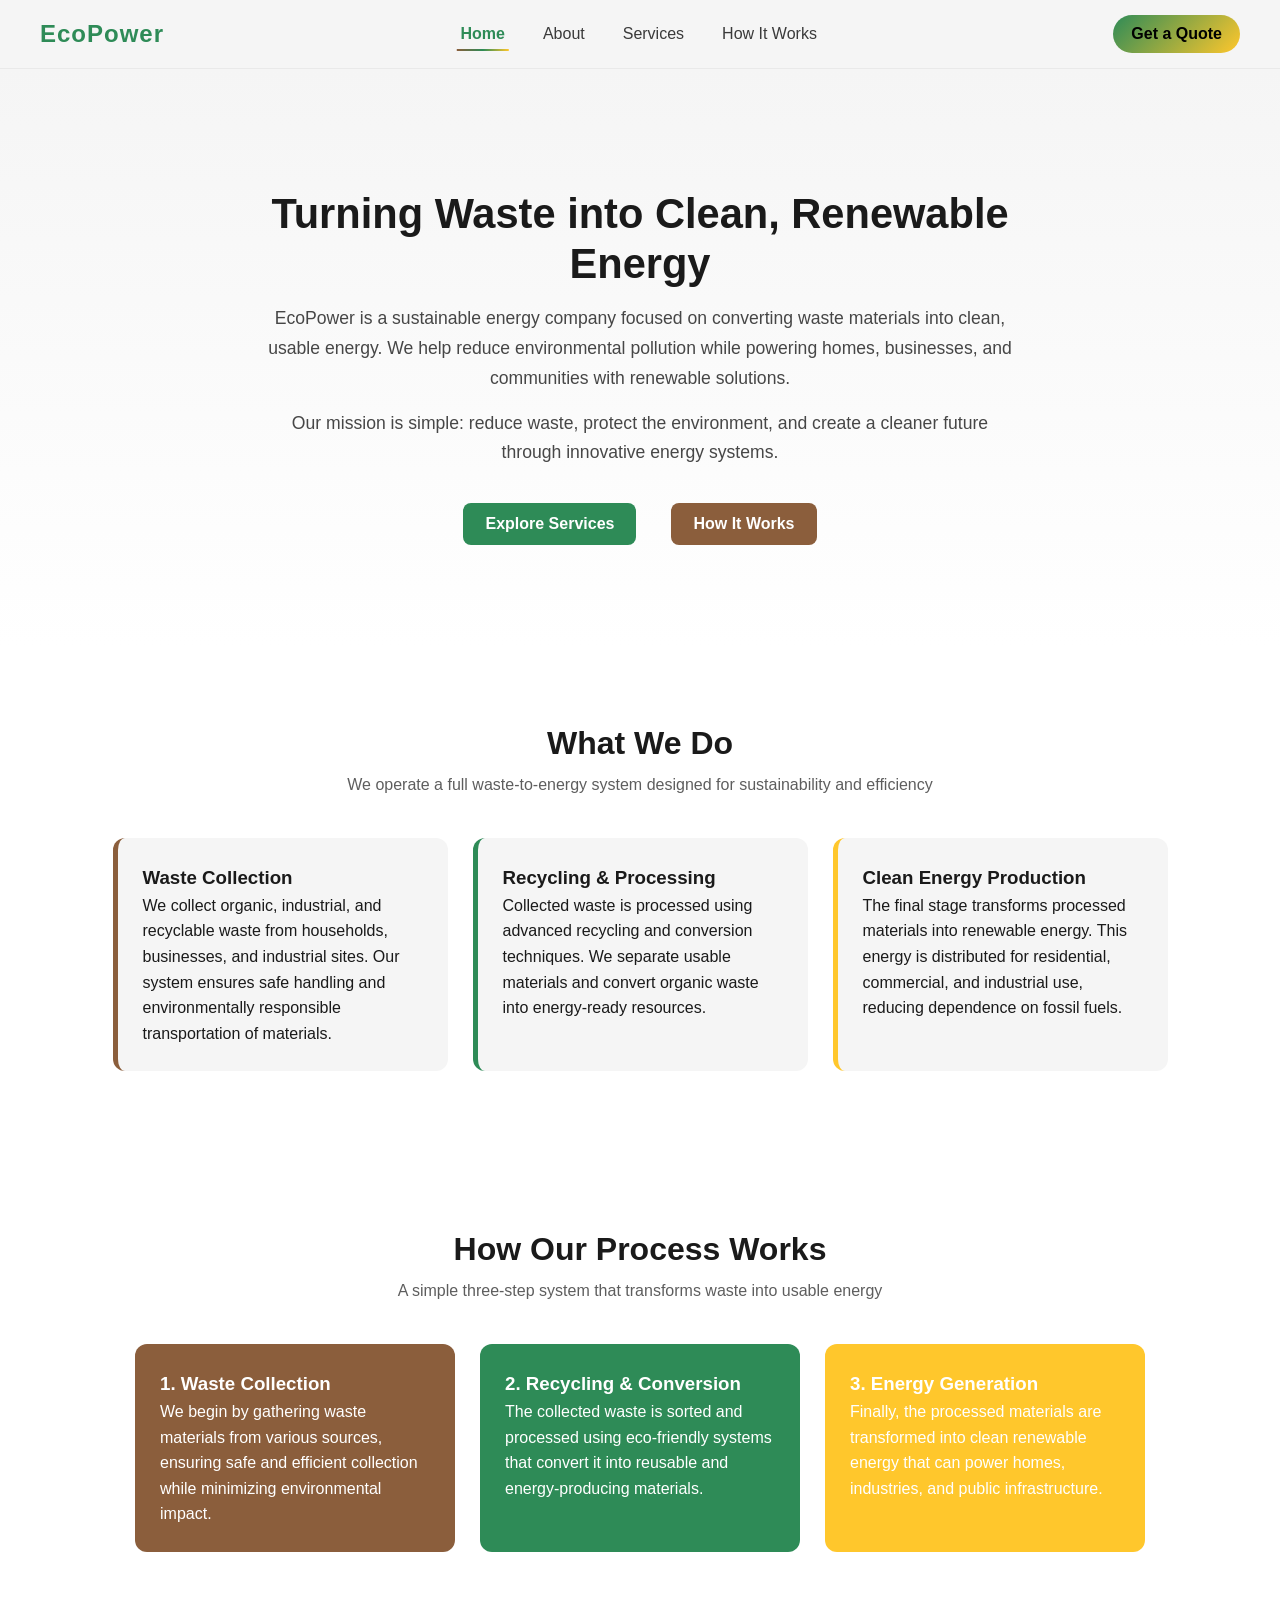
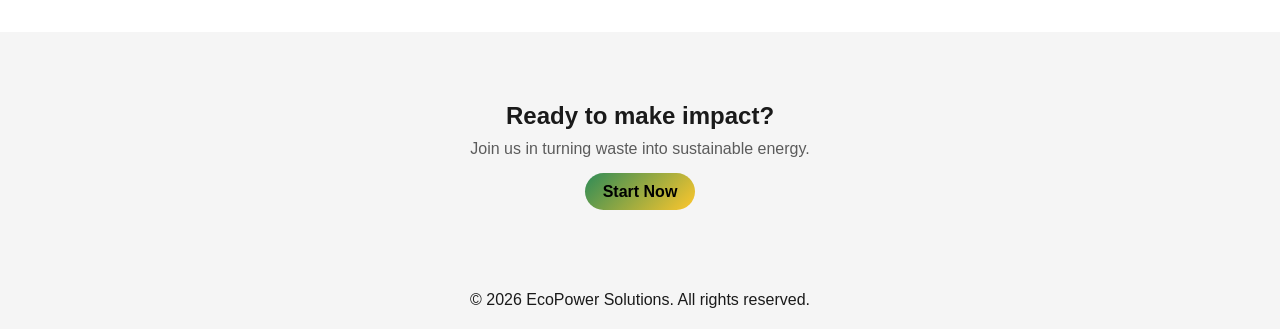
<file: index.html>
<!DOCTYPE html>
<html lang="en">
<head>
    <meta charset="UTF-8">
    <meta name="viewport" content="width=device-width, initial-scale=1.0">
    <meta name="description" content="EcoPower converts waste into clean, renewable energy — reducing pollution while powering homes, businesses, and communities.">
    <title>EcoPower - Turning Waste into Clean Energy</title>
    <link rel="stylesheet" href="style.css">
</head>

<body>

<!-- 🔝 NAVBAR -->
<header class="navbar">

    <div class="nav-left">
        <h1 class="logo">EcoPower</h1>
    </div>

    <nav class="nav-center">
        <a href="index.html" class="nav-link active">Home</a>
        <a href="about.html" class="nav-link">About</a>
        <a href="services.html" class="nav-link">Services</a>
        <a href="process.html" class="nav-link">How It Works</a>
    </nav>

    <div class="nav-right">
        <a href="contact.html" class="cta-btn">Get a Quote</a>
    </div>

</header>

<!-- 🌍 HERO SECTION -->
<section class="hero">

    <div class="hero-content">

        <h2>Turning Waste into Clean, Renewable Energy</h2>

        <p>
            EcoPower is a sustainable energy company focused on converting waste materials
            into clean, usable energy. We help reduce environmental pollution while
            powering homes, businesses, and communities with renewable solutions.
        </p>

        <p>
            Our mission is simple: reduce waste, protect the environment, and create
            a cleaner future through innovative energy systems.
        </p>

        <div class="hero-actions">
            <a href="services.html" class="btn">Explore Services</a>
            <a href="process.html" class="btn secondary">How It Works</a>
        </div>

    </div>

</section>

<!-- ♻️ QUICK VALUE SECTION -->
<section class="services">

    <div class="section-title">
        <h2>What We Do</h2>
        <p>We operate a full waste-to-energy system designed for sustainability and efficiency</p>
    </div>

    <div class="service-container">

        <div class="service-card waste">
            <h3>Waste Collection</h3>
            <p>
                We collect organic, industrial, and recyclable waste from households,
                businesses, and industrial sites. Our system ensures safe handling
                and environmentally responsible transportation of materials.
            </p>
        </div>

        <div class="service-card recycle">
            <h3>Recycling & Processing</h3>
            <p>
                Collected waste is processed using advanced recycling and conversion
                techniques. We separate usable materials and convert organic waste
                into energy-ready resources.
            </p>
        </div>

        <div class="service-card energy">
            <h3>Clean Energy Production</h3>
            <p>
                The final stage transforms processed materials into renewable energy.
                This energy is distributed for residential, commercial, and industrial use,
                reducing dependence on fossil fuels.
            </p>
        </div>

    </div>

</section>

<!-- ⚙️ FLOW PREVIEW SECTION -->
<section class="process">

    <div class="section-title">
        <h2>How Our Process Works</h2>
        <p>A simple three-step system that transforms waste into usable energy</p>
    </div>

    <div class="steps">

        <div class="step waste-step">
            <h3>1. Waste Collection</h3>
            <p>
                We begin by gathering waste materials from various sources,
                ensuring safe and efficient collection while minimizing environmental impact.
            </p>
        </div>

        <div class="step recycle-step">
            <h3>2. Recycling & Conversion</h3>
            <p>
                The collected waste is sorted and processed using eco-friendly systems
                that convert it into reusable and energy-producing materials.
            </p>
        </div>

        <div class="step energy-step">
            <h3>3. Energy Generation</h3>
            <p>
                Finally, the processed materials are transformed into clean renewable energy
                that can power homes, industries, and public infrastructure.
            </p>
        </div>

    </div>

</section>

<!-- 📞 CTA BANNER -->
<section class="contact">

    <h2 style="text-align:center;">Ready to make impact?</h2>

    <p style="text-align:center;">
        Join us in turning waste into sustainable energy.
    </p>

    <div style="text-align:center;">
        <a href="contact.html" class="cta-btn">Start Now</a>
    </div>

</section>

<!-- 🔻 FOOTER -->
<footer>
    <p>© 2026 EcoPower Solutions. All rights reserved.</p>
</footer>

<script src="script.js"></script>
</body>
</html>
</file>
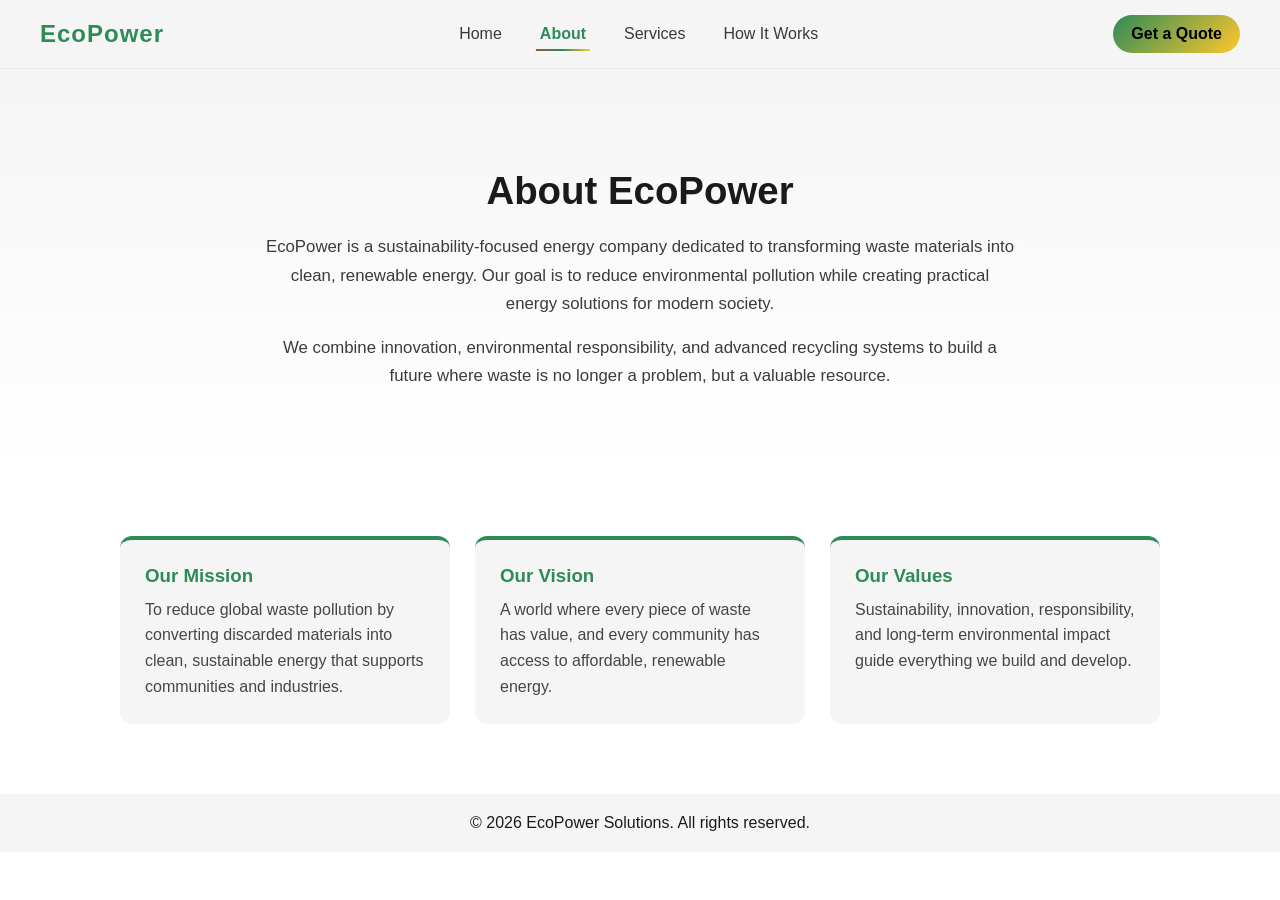
<file: about.html>
<!DOCTYPE html>
<html lang="en">
<head>
    <meta charset="UTF-8">
    <meta name="viewport" content="width=device-width, initial-scale=1.0">
    <meta name="description" content="Learn about EcoPower's mission, vision, and values in building a cleaner, waste-to-energy future.">
    <title>EcoPower - About</title>
    <link rel="stylesheet" href="style.css">
</head>

<body>

<!-- NAVBAR -->
<header class="navbar">

    <div class="nav-left">
        <h1 class="logo">EcoPower</h1>
    </div>

    <nav class="nav-center">
        <a href="home.html" class="nav-link">Home</a>
        <a href="about.html" class="nav-link active">About</a>
        <a href="services.html" class="nav-link">Services</a>
        <a href="process.html" class="nav-link">How It Works</a>
    </nav>

    <div class="nav-right">
        <a href="contact.html" class="cta-btn">Get a Quote</a>
    </div>

</header>

<!-- ABOUT HERO -->
<section class="about-hero">

    <div class="about-content">

        <h2>About EcoPower</h2>

        <p>
            EcoPower is a sustainability-focused energy company dedicated to transforming
            waste materials into clean, renewable energy. Our goal is to reduce environmental
            pollution while creating practical energy solutions for modern society.
        </p>

        <p>
            We combine innovation, environmental responsibility, and advanced recycling systems
            to build a future where waste is no longer a problem, but a valuable resource.
        </p>

    </div>

</section>

<!-- MISSION SECTION -->
<section class="about-section">

    <div class="about-box">

        <h3>Our Mission</h3>

        <p>
            To reduce global waste pollution by converting discarded materials into clean,
            sustainable energy that supports communities and industries.
        </p>

    </div>

    <div class="about-box">

        <h3>Our Vision</h3>

        <p>
            A world where every piece of waste has value, and every community has access
            to affordable, renewable energy.
        </p>

    </div>

    <div class="about-box">

        <h3>Our Values</h3>

        <p>
            Sustainability, innovation, responsibility, and long-term environmental impact
            guide everything we build and develop.
        </p>

    </div>

</section>

<!-- FOOTER -->
<footer>
    <p>© 2026 EcoPower Solutions. All rights reserved.</p>
</footer>

<script src="script.js"></script>
</body>
</html>
</file>
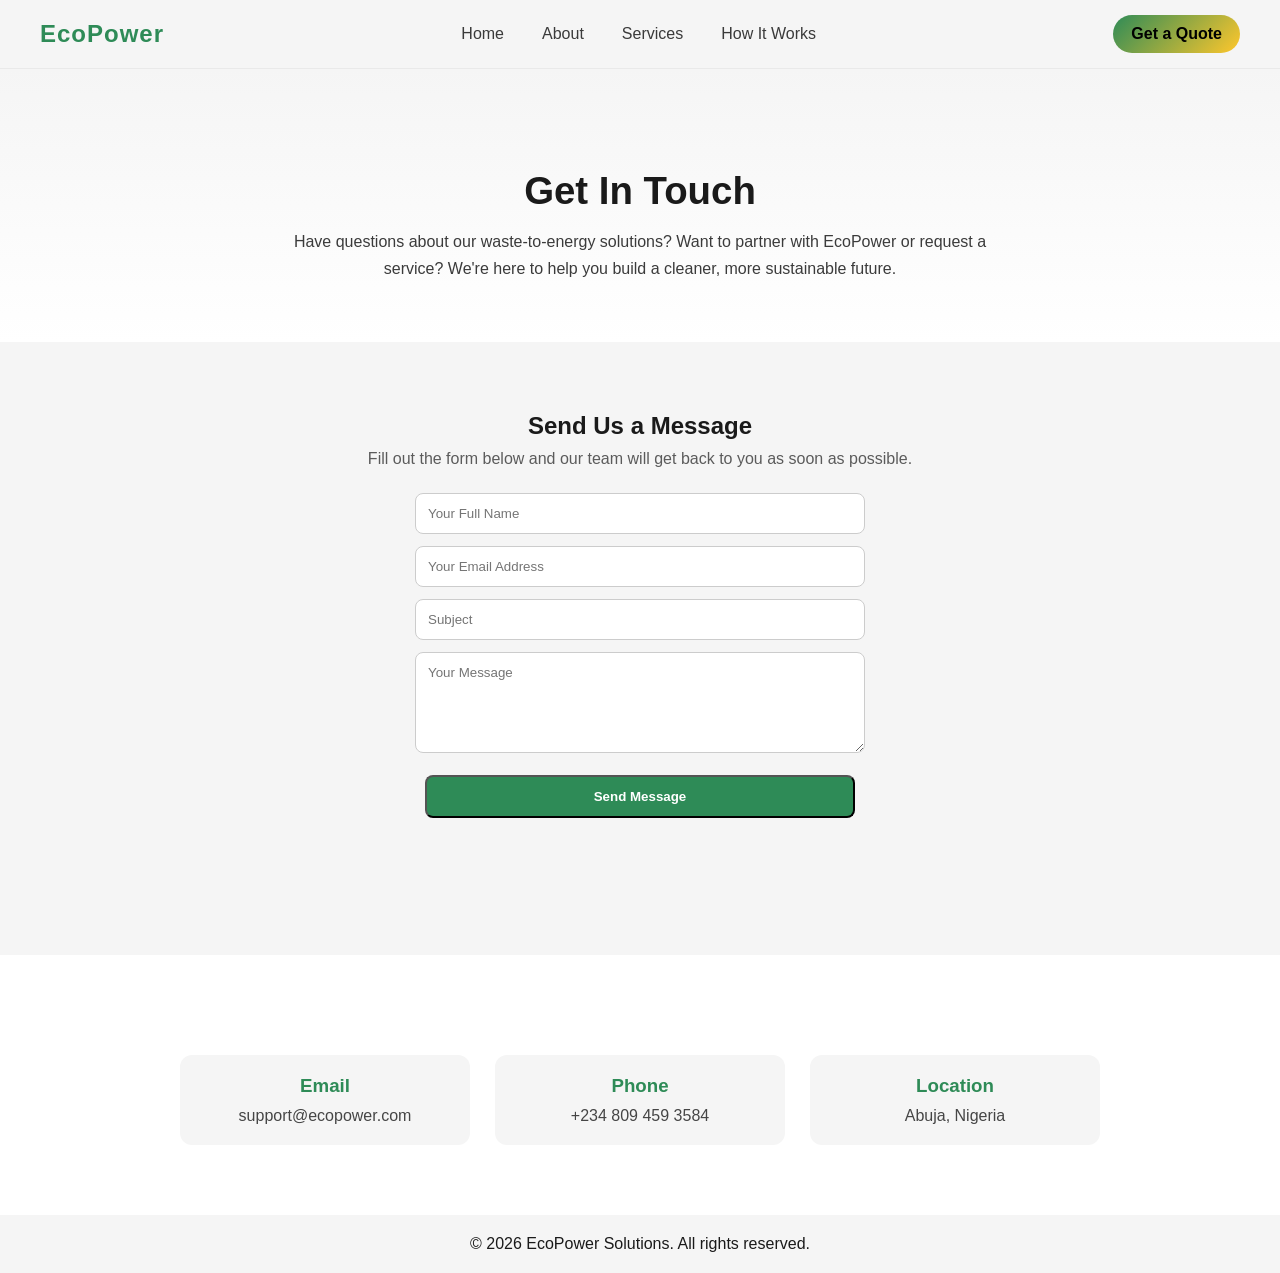
<file: contact.html>
<!DOCTYPE html>
<html lang="en">
<head>
    <meta charset="UTF-8">
    <meta name="viewport" content="width=device-width, initial-scale=1.0">
    <meta name="description" content="Get in touch with EcoPower to request a quote or partner on waste-to-energy solutions.">
    <title>EcoPower - Contact</title>
    <link rel="stylesheet" href="style.css">
</head>

<body>

<!-- NAVBAR -->
<header class="navbar">

    <div class="nav-left">
        <h1 class="logo">EcoPower</h1>
    </div>

    <nav class="nav-center">
        <a href="home.html" class="nav-link">Home</a>
        <a href="about.html" class="nav-link">About</a>
        <a href="services.html" class="nav-link">Services</a>
        <a href="process.html" class="nav-link">How It Works</a>
    </nav>

    <div class="nav-right">
        <a href="contact.html" class="cta-btn">Get a Quote</a>
    </div>

</header>

<!-- HERO CONTACT INTRO -->
<section class="contact-hero">

    <div class="contact-content">

        <h2>Get In Touch</h2>

        <p>
            Have questions about our waste-to-energy solutions?
            Want to partner with EcoPower or request a service?
            We're here to help you build a cleaner, more sustainable future.
        </p>

    </div>

</section>

<!-- CONTACT SECTION -->
<section class="contact">

    <h2>Send Us a Message</h2>

    <p>
        Fill out the form below and our team will get back to you as soon as possible.
    </p>

    <form id="contactForm" novalidate>

        <input type="text" name="fullName" placeholder="Your Full Name" required>

        <input type="email" name="email" placeholder="Your Email Address" required>

        <input type="text" name="subject" placeholder="Subject">

        <textarea name="message" rows="5" placeholder="Your Message" required></textarea>

        <button type="submit" class="btn">Send Message</button>

        <p id="formStatus" class="form-status" role="status" aria-live="polite"></p>

    </form>

</section>

<!-- EXTRA CONTACT INFO -->
<section class="contact-info">

    <div class="info-grid">

        <div class="info-box">
            <h3>Email</h3>
            <p>support@ecopower.com</p>
        </div>

        <div class="info-box">
            <h3>Phone</h3>
            <p>+234 809 459 3584</p>
        </div>

        <div class="info-box">
            <h3>Location</h3>
            <p>Abuja, Nigeria</p>
        </div>

    </div>

</section>

<!-- FOOTER -->
<footer>
    <p>© 2026 EcoPower Solutions. All rights reserved.</p>
</footer>

<script src="script.js"></script>
</body>
</html>
</file>
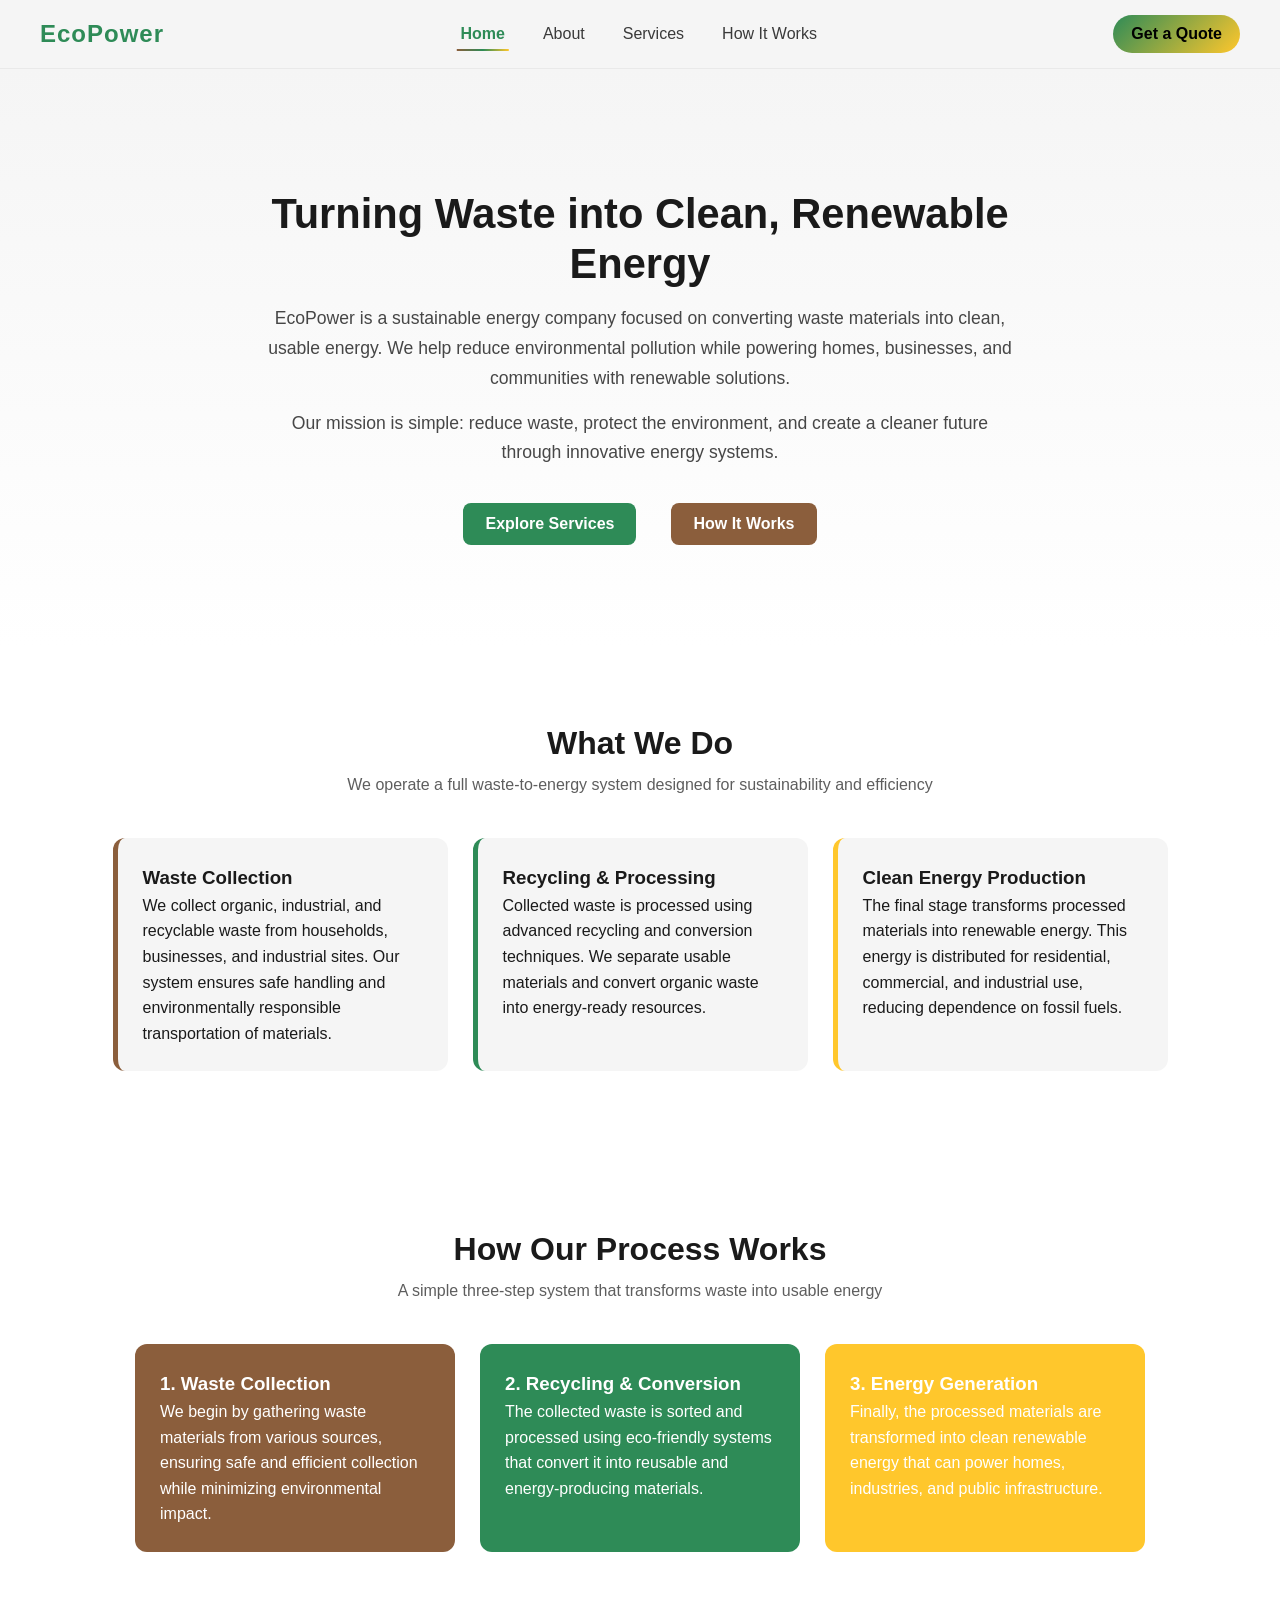
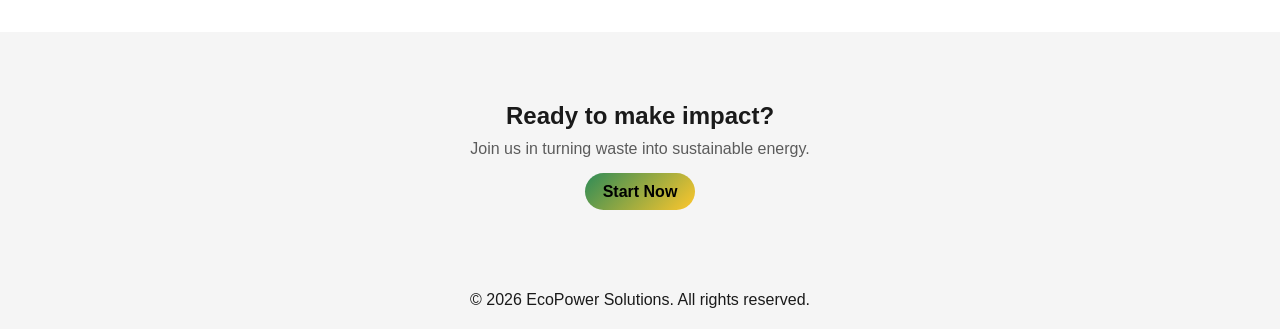
<file: home.html>
<!DOCTYPE html>
<html lang="en">
<head>
    <meta charset="UTF-8">
    <meta name="viewport" content="width=device-width, initial-scale=1.0">
    <meta name="description" content="EcoPower converts waste into clean, renewable energy — reducing pollution while powering homes, businesses, and communities.">
    <title>EcoPower - Turning Waste into Clean Energy</title>
    <link rel="stylesheet" href="style.css">
</head>

<body>

<!-- 🔝 NAVBAR -->
<header class="navbar">

    <div class="nav-left">
        <h1 class="logo">EcoPower</h1>
    </div>

    <nav class="nav-center">
        <a href="home.html" class="nav-link active">Home</a>
        <a href="about.html" class="nav-link">About</a>
        <a href="services.html" class="nav-link">Services</a>
        <a href="process.html" class="nav-link">How It Works</a>
    </nav>

    <div class="nav-right">
        <a href="contact.html" class="cta-btn">Get a Quote</a>
    </div>

</header>

<!-- 🌍 HERO SECTION -->
<section class="hero">

    <div class="hero-content">

        <h2>Turning Waste into Clean, Renewable Energy</h2>

        <p>
            EcoPower is a sustainable energy company focused on converting waste materials
            into clean, usable energy. We help reduce environmental pollution while
            powering homes, businesses, and communities with renewable solutions.
        </p>

        <p>
            Our mission is simple: reduce waste, protect the environment, and create
            a cleaner future through innovative energy systems.
        </p>

        <div class="hero-actions">
            <a href="services.html" class="btn">Explore Services</a>
            <a href="process.html" class="btn secondary">How It Works</a>
        </div>

    </div>

</section>

<!-- ♻️ QUICK VALUE SECTION -->
<section class="services">

    <div class="section-title">
        <h2>What We Do</h2>
        <p>We operate a full waste-to-energy system designed for sustainability and efficiency</p>
    </div>

    <div class="service-container">

        <div class="service-card waste">
            <h3>Waste Collection</h3>
            <p>
                We collect organic, industrial, and recyclable waste from households,
                businesses, and industrial sites. Our system ensures safe handling
                and environmentally responsible transportation of materials.
            </p>
        </div>

        <div class="service-card recycle">
            <h3>Recycling & Processing</h3>
            <p>
                Collected waste is processed using advanced recycling and conversion
                techniques. We separate usable materials and convert organic waste
                into energy-ready resources.
            </p>
        </div>

        <div class="service-card energy">
            <h3>Clean Energy Production</h3>
            <p>
                The final stage transforms processed materials into renewable energy.
                This energy is distributed for residential, commercial, and industrial use,
                reducing dependence on fossil fuels.
            </p>
        </div>

    </div>

</section>

<!-- ⚙️ FLOW PREVIEW SECTION -->
<section class="process">

    <div class="section-title">
        <h2>How Our Process Works</h2>
        <p>A simple three-step system that transforms waste into usable energy</p>
    </div>

    <div class="steps">

        <div class="step waste-step">
            <h3>1. Waste Collection</h3>
            <p>
                We begin by gathering waste materials from various sources,
                ensuring safe and efficient collection while minimizing environmental impact.
            </p>
        </div>

        <div class="step recycle-step">
            <h3>2. Recycling & Conversion</h3>
            <p>
                The collected waste is sorted and processed using eco-friendly systems
                that convert it into reusable and energy-producing materials.
            </p>
        </div>

        <div class="step energy-step">
            <h3>3. Energy Generation</h3>
            <p>
                Finally, the processed materials are transformed into clean renewable energy
                that can power homes, industries, and public infrastructure.
            </p>
        </div>

    </div>

</section>

<!-- 📞 CTA BANNER -->
<section class="contact">

    <h2 style="text-align:center;">Ready to make impact?</h2>

    <p style="text-align:center;">
        Join us in turning waste into sustainable energy.
    </p>

    <div style="text-align:center;">
        <a href="contact.html" class="cta-btn">Start Now</a>
    </div>

</section>

<!-- 🔻 FOOTER -->
<footer>
    <p>© 2026 EcoPower Solutions. All rights reserved.</p>
</footer>

<script src="script.js"></script>
</body>
</html>
</file>
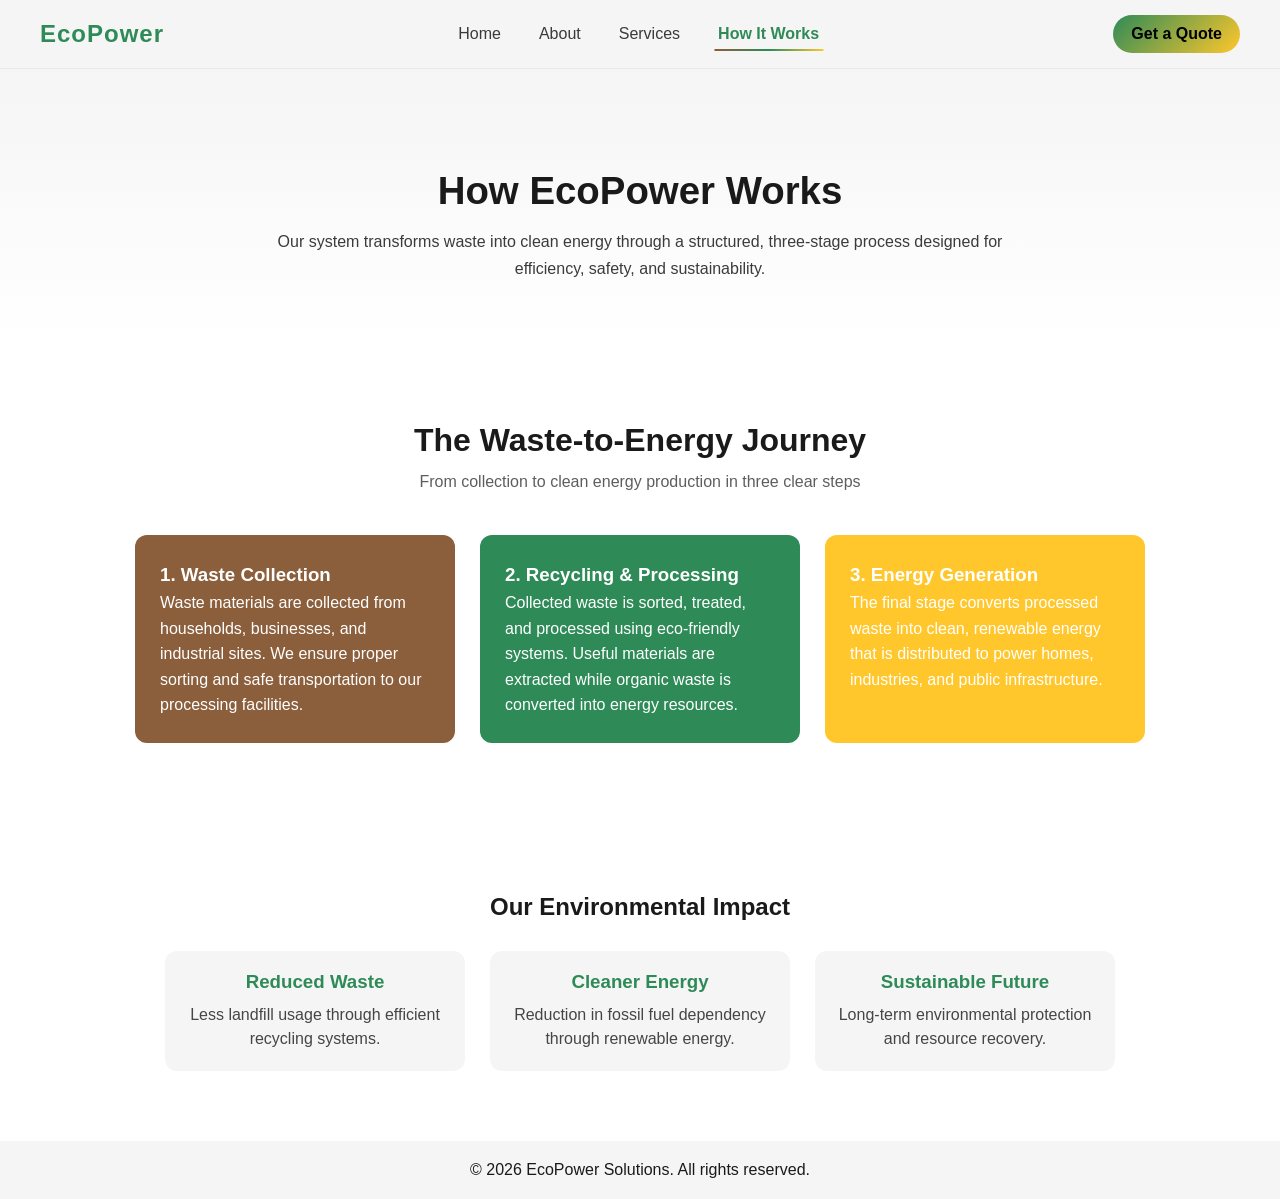
<file: process.html>
<!DOCTYPE html>
<html lang="en">
<head>
    <meta charset="UTF-8">
    <meta name="viewport" content="width=device-width, initial-scale=1.0">
    <meta name="description" content="See how EcoPower's three-step process turns waste into clean, renewable energy.">
    <title>EcoPower - How It Works</title>
    <link rel="stylesheet" href="style.css">
</head>

<body>

<!-- NAVBAR -->
<header class="navbar">

    <div class="nav-left">
        <h1 class="logo">EcoPower</h1>
    </div>

    <nav class="nav-center">
        <a href="home.html" class="nav-link">Home</a>
        <a href="about.html" class="nav-link">About</a>
        <a href="services.html" class="nav-link">Services</a>
        <a href="process.html" class="nav-link active">How It Works</a>
    </nav>

    <div class="nav-right">
        <a href="contact.html" class="cta-btn">Get a Quote</a>
    </div>

</header>

<!-- HERO -->
<section class="process-hero">

    <div class="process-content">

        <h2>How EcoPower Works</h2>

        <p>
            Our system transforms waste into clean energy through a structured,
            three-stage process designed for efficiency, safety, and sustainability.
        </p>

    </div>

</section>

<!-- MAIN PROCESS FLOW -->
<section class="process">

    <div class="section-title">
        <h2>The Waste-to-Energy Journey</h2>
        <p>From collection to clean energy production in three clear steps</p>
    </div>

    <div class="steps">

        <div class="step waste-step">
            <h3>1. Waste Collection</h3>
            <p>
                Waste materials are collected from households, businesses, and industrial sites.
                We ensure proper sorting and safe transportation to our processing facilities.
            </p>
        </div>

        <div class="step recycle-step">
            <h3>2. Recycling & Processing</h3>
            <p>
                Collected waste is sorted, treated, and processed using eco-friendly systems.
                Useful materials are extracted while organic waste is converted into energy resources.
            </p>
        </div>

        <div class="step energy-step">
            <h3>3. Energy Generation</h3>
            <p>
                The final stage converts processed waste into clean, renewable energy
                that is distributed to power homes, industries, and public infrastructure.
            </p>
        </div>

    </div>

</section>

<!-- IMPACT SECTION -->
<section class="process-impact">

    <h2>Our Environmental Impact</h2>

    <div class="impact-grid">

        <div class="impact-box">
            <h3>Reduced Waste</h3>
            <p>Less landfill usage through efficient recycling systems.</p>
        </div>

        <div class="impact-box">
            <h3>Cleaner Energy</h3>
            <p>Reduction in fossil fuel dependency through renewable energy.</p>
        </div>

        <div class="impact-box">
            <h3>Sustainable Future</h3>
            <p>Long-term environmental protection and resource recovery.</p>
        </div>

    </div>

</section>

<!-- FOOTER -->
<footer>
    <p>© 2026 EcoPower Solutions. All rights reserved.</p>
</footer>

<script src="script.js"></script>
</body>
</html>
</file>
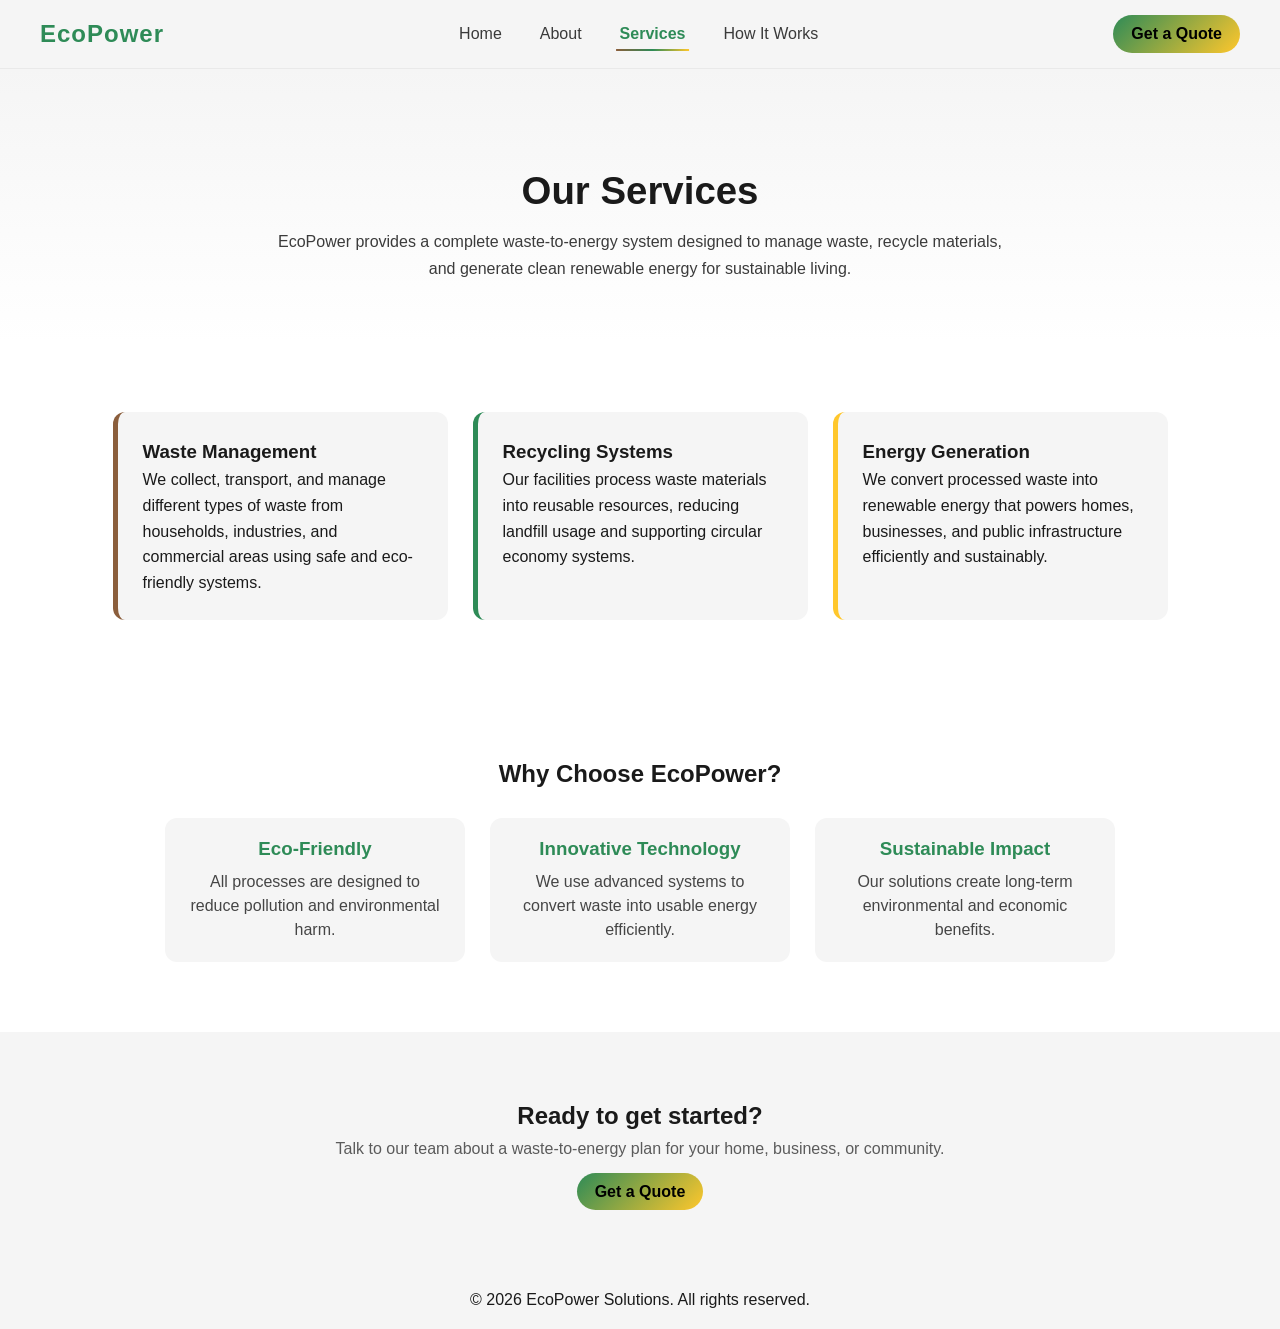
<file: services.html>
<!DOCTYPE html>
<html lang="en">
<head>
    <meta charset="UTF-8">
    <meta name="viewport" content="width=device-width, initial-scale=1.0">
    <meta name="description" content="EcoPower's waste-to-energy services: waste management, recycling systems, and clean energy generation.">
    <title>EcoPower - Services</title>
    <link rel="stylesheet" href="style.css">
</head>

<body>

<!-- 🔝 NAVBAR -->
<header class="navbar">

    <div class="nav-left">
        <h1 class="logo">EcoPower</h1>
    </div>

    <nav class="nav-center">
        <a href="home.html" class="nav-link">Home</a>
        <a href="about.html" class="nav-link">About</a>
        <a href="services.html" class="nav-link active">Services</a>
        <a href="process.html" class="nav-link">How It Works</a>
    </nav>

    <div class="nav-right">
        <a href="contact.html" class="cta-btn">Get a Quote</a>
    </div>

</header>

<!-- 🌱 HERO SECTION -->
<section class="services-hero">

    <div class="services-content">

        <h2>Our Services</h2>

        <p>
            EcoPower provides a complete waste-to-energy system designed to manage waste,
            recycle materials, and generate clean renewable energy for sustainable living.
        </p>

    </div>

</section>

<!-- ♻️ SERVICES GRID -->
<section class="services-page">

    <div class="service-grid">

        <div class="service-card waste">
            <h3>Waste Management</h3>
            <p>
                We collect, transport, and manage different types of waste from households,
                industries, and commercial areas using safe and eco-friendly systems.
            </p>
        </div>

        <div class="service-card recycle">
            <h3>Recycling Systems</h3>
            <p>
                Our facilities process waste materials into reusable resources,
                reducing landfill usage and supporting circular economy systems.
            </p>
        </div>

        <div class="service-card energy">
            <h3>Energy Generation</h3>
            <p>
                We convert processed waste into renewable energy that powers homes,
                businesses, and public infrastructure efficiently and sustainably.
            </p>
        </div>

    </div>

</section>

<!-- 🌍 EXTRA VALUE SECTION -->
<section class="services-extra">

    <h2>Why Choose EcoPower?</h2>

    <div class="extra-grid">

        <div class="extra-box">
            <h3>Eco-Friendly</h3>
            <p>All processes are designed to reduce pollution and environmental harm.</p>
        </div>

        <div class="extra-box">
            <h3>Innovative Technology</h3>
            <p>We use advanced systems to convert waste into usable energy efficiently.</p>
        </div>

        <div class="extra-box">
            <h3>Sustainable Impact</h3>
            <p>Our solutions create long-term environmental and economic benefits.</p>
        </div>

    </div>

</section>

<!-- 📞 CTA BANNER -->
<section class="contact">

    <h2 style="text-align:center;">Ready to get started?</h2>

    <p style="text-align:center;">
        Talk to our team about a waste-to-energy plan for your home, business, or community.
    </p>

    <div style="text-align:center;">
        <a href="contact.html" class="cta-btn">Get a Quote</a>
    </div>

</section>

<!-- 🔻 FOOTER -->
<footer>
    <p>© 2026 EcoPower Solutions. All rights reserved.</p>
</footer>

<script src="script.js"></script>
</body>
</html>
</file>
<file: style.css>
/* =========================
   ROOT VARIABLES
========================= */
:root {
    --bg-color: #ffffff;
    --text-color: #1a1a1a;
    --section-color: #f5f5f5;

    /* Brand Colors */
    --waste: #8B5E3C;
    --recycle: #2E8B57;
    --energy: #FFC72C;

    --button-text: #ffffff;
}

/* Dark Mode */
@media (prefers-color-scheme: dark) {
    :root {
        --bg-color: #121212;
        --text-color: #f5f5f5;
        --section-color: #1e1e1e;
    }
}
h1, h2, h3 {
    margin: 0;
}

p {
    margin: 0;
}

/* =========================
   GLOBAL STYLES
========================= */
body {
    margin: 0;
    font-family: Arial, sans-serif;
    background-color: var(--bg-color);
    color: var(--text-color);
}

/* Scroll effect hook */
body.scrolled .navbar {
    padding: 10px 40px;
    box-shadow: 0 8px 25px rgba(0,0,0,0.08);
}

/* =========================
   NAVBAR
========================= */
.navbar {
    display: flex;
    justify-content: space-between;
    align-items: center;
    padding: 15px 40px;
    background: var(--section-color);
    position: sticky;
    top: 0;
    z-index: 1000;

    backdrop-filter: blur(12px);
    -webkit-backdrop-filter: blur(12px);

    border-bottom: 1px solid rgba(0,0,0,0.05);
    transition: all 0.3s ease;
}

/* LEFT */
.nav-left {
    display: flex;
    align-items: center;
}

/* CENTER NAV */
.nav-center {
    display: flex;
    align-items: center;
    gap: 30px;
}

/* RIGHT */
.nav-right {
    display: flex;
    align-items: center;
}

/* =========================
   LOGO
========================= */
.logo {
    font-size: 1.5rem;
    font-weight: bold;
    color: var(--recycle);
    letter-spacing: 1px;
    transition: 0.3s ease;
}

.logo:hover {
    color: var(--energy);
    transform: scale(1.05);
}

/* =========================
   NAV LINKS
========================= */
.nav-link {
    position: relative;
    text-decoration: none;
    color: var(--text-color);
    font-weight: 500;
    padding: 8px 4px;
    opacity: 0.85;
    transition: all 0.3s ease;
}

/* Hover */
.nav-link:hover {
    opacity: 1;
    color: var(--recycle);
    transform: translateY(-3px);
}

/* underline animation */
.nav-link::after {
    content: "";
    position: absolute;
    left: 50%;
    bottom: 0;
    width: 0%;
    height: 2px;
    transform: translateX(-50%);
    background: linear-gradient(
        to right,
        var(--waste),
        var(--recycle),
        var(--energy)
    );
    transition: width 0.35s ease;
}

.nav-link:hover::after {
    width: 100%;
}

/* Active state */
.nav-link.active {
    color: var(--recycle);
    font-weight: 600;
    opacity: 1;
}

.nav-link.active::after {
    width: 100%;
}

/* =========================
   CTA BUTTON
========================= */
.cta-btn {
    background: linear-gradient(135deg, var(--recycle), var(--energy));
    color: #000;
    padding: 10px 18px;
    border-radius: 25px;
    text-decoration: none;
    font-weight: bold;
    transition: all 0.3s ease;
}

.cta-btn:hover {
    transform: translateY(-2px) scale(1.05);
    box-shadow: 0 8px 20px rgba(0,0,0,0.15);
}
/* =========================
   PROCESS SECTION HEADER
========================= */
.process {
    padding: 80px 20px;
    text-align: center;
}

.process .section-title {
    margin-bottom: 40px;
}

.process .section-title h2 {
    font-size: 2rem;
    margin-bottom: 10px;
}

.process .section-title p {
    opacity: 0.7;
    max-width: 650px;
    margin: auto;
    line-height: 1.6;
}

/* =========================
   STEPS LAYOUT
========================= */
.steps {
    display: flex;
    justify-content: center;
    gap: 25px;
    flex-wrap: wrap;
}

/* base card */
.step {
    width: 270px;
    padding: 25px;
    border-radius: 12px;
    color: #fff;
    text-align: left;
    line-height: 1.6;
    transition: all 0.3s ease;
}

/* hover effect */
.step:hover {
    transform: translateY(-6px);
    box-shadow: 0 10px 25px rgba(0,0,0,0.12);
}

/* =========================
   STEP COLORS (your flow logic)
========================= */
.waste-step {
    background: var(--waste);
}

.recycle-step {
    background: var(--recycle);
}

.energy-step {
    background: var(--energy);
}
/* =========================
   HERO
========================= */
.hero {
    text-align: center;
    padding: 120px 20px 90px;
    background: linear-gradient(
        to bottom,
        var(--section-color),
        var(--bg-color)
    );
}

.hero-content {
    max-width: 750px;
    margin: auto;
}

.hero h2 {
    font-size: 2.6rem;
    margin-bottom: 15px;
    line-height: 1.2;
}

.hero p {
    font-size: 1.1rem;
    opacity: 0.8;
    line-height: 1.7;
    margin-bottom: 15px;
}

.hero-actions {
    margin-top: 25px;
    display: flex;
    justify-content: center;
    gap: 15px;
    flex-wrap: wrap;
}

/* =========================
   BUTTONS
========================= */
.btn {
    display: inline-block;
    padding: 12px 22px;
    margin: 10px;
    background: var(--recycle);
    color: var(--button-text);
    text-decoration: none;
    border-radius: 8px;
    font-weight: 600;
    transition: all 0.3s ease;
}

.btn:hover {
    transform: translateY(-3px);
    box-shadow: 0 8px 18px rgba(0,0,0,0.12);
}

/* secondary button */
.btn.secondary {
    background: var(--waste);
}

.btn.secondary:hover {
    box-shadow: 0 8px 18px rgba(139, 94, 60, 0.25);
}
/* =========================
   SERVICES SECTION
========================= */
.services {
    padding: 80px 20px;
    text-align: center;
}

.section-title {
    margin-bottom: 40px;
}

.section-title h2 {
    font-size: 2rem;
    margin-bottom: 10px;
}

.section-title p {
    opacity: 0.7;
    max-width: 600px;
    margin: auto;
    line-height: 1.6;
}

/* layout */
.service-container {
    display: flex;
    justify-content: center;
    gap: 25px;
    flex-wrap: wrap;
}

/* cards */
.service-card {
    width: 260px;
    padding: 25px;
    border-radius: 12px;
    background: var(--section-color);
    transition: all 0.3s ease;
    border-left: 5px solid transparent;
    text-align: left;
    line-height: 1.6;
}

/* hover */
.service-card:hover {
    transform: translateY(-6px);
    box-shadow: 0 10px 25px rgba(0,0,0,0.08);
}

/* color identity */
.service-card.waste {
    border-left-color: var(--waste);
}

.service-card.recycle {
    border-left-color: var(--recycle);
}

.service-card.energy {
    border-left-color: var(--energy);
}
/* =========================
   CONTACT
========================= */
.contact {
    padding: 70px 20px;
    background: var(--section-color);
    text-align: center;
}

.contact h2 {
    margin-bottom: 10px;
}

.contact p {
    opacity: 0.7;
    margin-bottom: 25px;
}

form {
    display: flex;
    flex-direction: column;
    gap: 12px;
    max-width: 450px;
    margin: auto;
}

input, textarea {
    padding: 12px;
    border: 1px solid #ccc;
    border-radius: 8px;
    font-family: inherit;
    outline: none;
}

input:focus, textarea:focus {
    border-color: var(--recycle);
}
/* =========================
   FOOTER
========================= */
footer {
    text-align: center;
    padding: 20px;
    background: var(--section-color);
}

/* =========================
   RESPONSIVE
========================= */
@media (max-width: 768px) {

    .navbar {
        flex-wrap: wrap;
        gap: 10px;
    }

    .nav-center {
        flex-wrap: wrap;
        justify-content: center;
        gap: 15px;
    }

    .service-container {
        flex-direction: column;
    }

    .steps {
        flex-direction: column;
    }
}
/* =========================
   ABOUT HERO
========================= */
.about-hero {
    padding: 100px 20px 60px;
    text-align: center;
    background: linear-gradient(
        to bottom,
        var(--section-color),
        var(--bg-color)
    );
}

.about-content {
    max-width: 750px;
    margin: auto;
}

.about-content h2 {
    font-size: 2.4rem;
    margin-bottom: 20px;
}

.about-content p {
    font-size: 1.05rem;
    line-height: 1.7;
    opacity: 0.85;
    margin-bottom: 15px;
}

/* =========================
   ABOUT SECTION BOXES
========================= */
.about-section {
    padding: 70px 20px;
    display: flex;
    justify-content: center;
    gap: 25px;
    flex-wrap: wrap;
    text-align: left;
}

.about-box {
    width: 280px;
    padding: 25px;
    border-radius: 12px;
    background: var(--section-color);
    transition: all 0.3s ease;
    border-top: 4px solid var(--recycle);
}

.about-box:hover {
    transform: translateY(-6px);
    box-shadow: 0 10px 25px rgba(0,0,0,0.08);
}

.about-box h3 {
    margin-bottom: 10px;
    color: var(--recycle);
}

.about-box p {
    line-height: 1.6;
    opacity: 0.8;
}
/* =========================
   SERVICES HERO
========================= */
.services-hero {
    padding: 100px 20px 60px;
    text-align: center;
    background: linear-gradient(
        to bottom,
        var(--section-color),
        var(--bg-color)
    );
}

.services-content {
    max-width: 750px;
    margin: auto;
}

.services-content h2 {
    font-size: 2.4rem;
    margin-bottom: 15px;
}

.services-content p {
    line-height: 1.7;
    opacity: 0.85;
}

/* =========================
   SERVICES GRID
========================= */
.services-page {
    padding: 70px 20px;
}

.service-grid {
    display: flex;
    justify-content: center;
    gap: 25px;
    flex-wrap: wrap;
}

/* reuse existing card system but upgraded */
.service-card {
    width: 280px;
    padding: 25px;
    border-radius: 12px;
    background: var(--section-color);
    transition: all 0.3s ease;
    line-height: 1.6;
    border-left: 5px solid transparent;
}

.service-card:hover {
    transform: translateY(-6px);
    box-shadow: 0 10px 25px rgba(0,0,0,0.08);
}

.service-card.waste {
    border-left-color: var(--waste);
}

.service-card.recycle {
    border-left-color: var(--recycle);
}

.service-card.energy {
    border-left-color: var(--energy);
}

/* =========================
   EXTRA SECTION
========================= */
.services-extra {
    padding: 70px 20px;
    text-align: center;
}

.extra-grid {
    display: flex;
    justify-content: center;
    gap: 25px;
    flex-wrap: wrap;
    margin-top: 30px;
}

.extra-box {
    width: 260px;
    padding: 20px;
    border-radius: 12px;
    background: var(--section-color);
    transition: all 0.3s ease;
}

.extra-box:hover {
    transform: translateY(-5px);
}

.extra-box h3 {
    color: var(--recycle);
    margin-bottom: 10px;
}

.extra-box p {
    opacity: 0.8;
    line-height: 1.5;
}
/* =========================
   PROCESS HERO
========================= */
.process-hero {
    padding: 100px 20px 60px;
    text-align: center;
    background: linear-gradient(
        to bottom,
        var(--section-color),
        var(--bg-color)
    );
}

.process-content {
    max-width: 750px;
    margin: auto;
}

.process-content h2 {
    font-size: 2.4rem;
    margin-bottom: 15px;
}

.process-content p {
    opacity: 0.85;
    line-height: 1.7;
}

/* =========================
   PROCESS IMPACT SECTION
========================= */
.process-impact {
    padding: 70px 20px;
    text-align: center;
}

.impact-grid {
    display: flex;
    justify-content: center;
    gap: 25px;
    flex-wrap: wrap;
    margin-top: 30px;
}

.impact-box {
    width: 260px;
    padding: 20px;
    border-radius: 12px;
    background: var(--section-color);
    transition: all 0.3s ease;
}

.impact-box:hover {
    transform: translateY(-5px);
    box-shadow: 0 10px 25px rgba(0,0,0,0.08);
}

.impact-box h3 {
    color: var(--recycle);
    margin-bottom: 10px;
}

.impact-box p {
    opacity: 0.8;
    line-height: 1.5;
}
/* =========================
   CONTACT HERO
========================= */
.contact-hero {
    padding: 100px 20px 60px;
    text-align: center;
    background: linear-gradient(
        to bottom,
        var(--section-color),
        var(--bg-color)
    );
}

.contact-content {
    max-width: 750px;
    margin: auto;
}

.contact-content h2 {
    font-size: 2.4rem;
    margin-bottom: 15px;
}

.contact-content p {
    opacity: 0.85;
    line-height: 1.7;
}

/* =========================
   CONTACT FORM SECTION
========================= */
.contact {
    padding: 70px 20px;
    text-align: center;
}

.contact h2 {
    margin-bottom: 10px;
}

.contact p {
    opacity: 0.7;
    margin-bottom: 25px;
}

/* form styling */
form {
    display: flex;
    flex-direction: column;
    gap: 12px;
    max-width: 450px;
    margin: auto;
}

input, textarea {
    padding: 12px;
    border: 1px solid #ccc;
    border-radius: 8px;
    font-family: inherit;
    outline: none;
    transition: 0.3s ease;
}

/* focus effect */
input:focus, textarea:focus {
    border-color: var(--recycle);
}

/* submit button reuse */
form .btn {
    margin-top: 10px;
}

/* form status message */
.form-status {
    min-height: 1.2em;
    font-weight: 600;
}

.form-status.success {
    color: var(--recycle);
}

.form-status.error {
    color: #c0392b;
}

/* =========================
   CONTACT INFO SECTION
========================= */
.contact-info {
    padding: 70px 20px;
    text-align: center;
}

.info-grid {
    display: flex;
    justify-content: center;
    gap: 25px;
    flex-wrap: wrap;
    margin-top: 30px;
}

.info-box {
    width: 250px;
    padding: 20px;
    border-radius: 12px;
    background: var(--section-color);
    transition: all 0.3s ease;
}

.info-box:hover {
    transform: translateY(-5px);
    box-shadow: 0 10px 25px rgba(0,0,0,0.08);
}

.info-box h3 {
    color: var(--recycle);
    margin-bottom: 10px;
}

.info-box p {
    opacity: 0.8;
}
</file>
